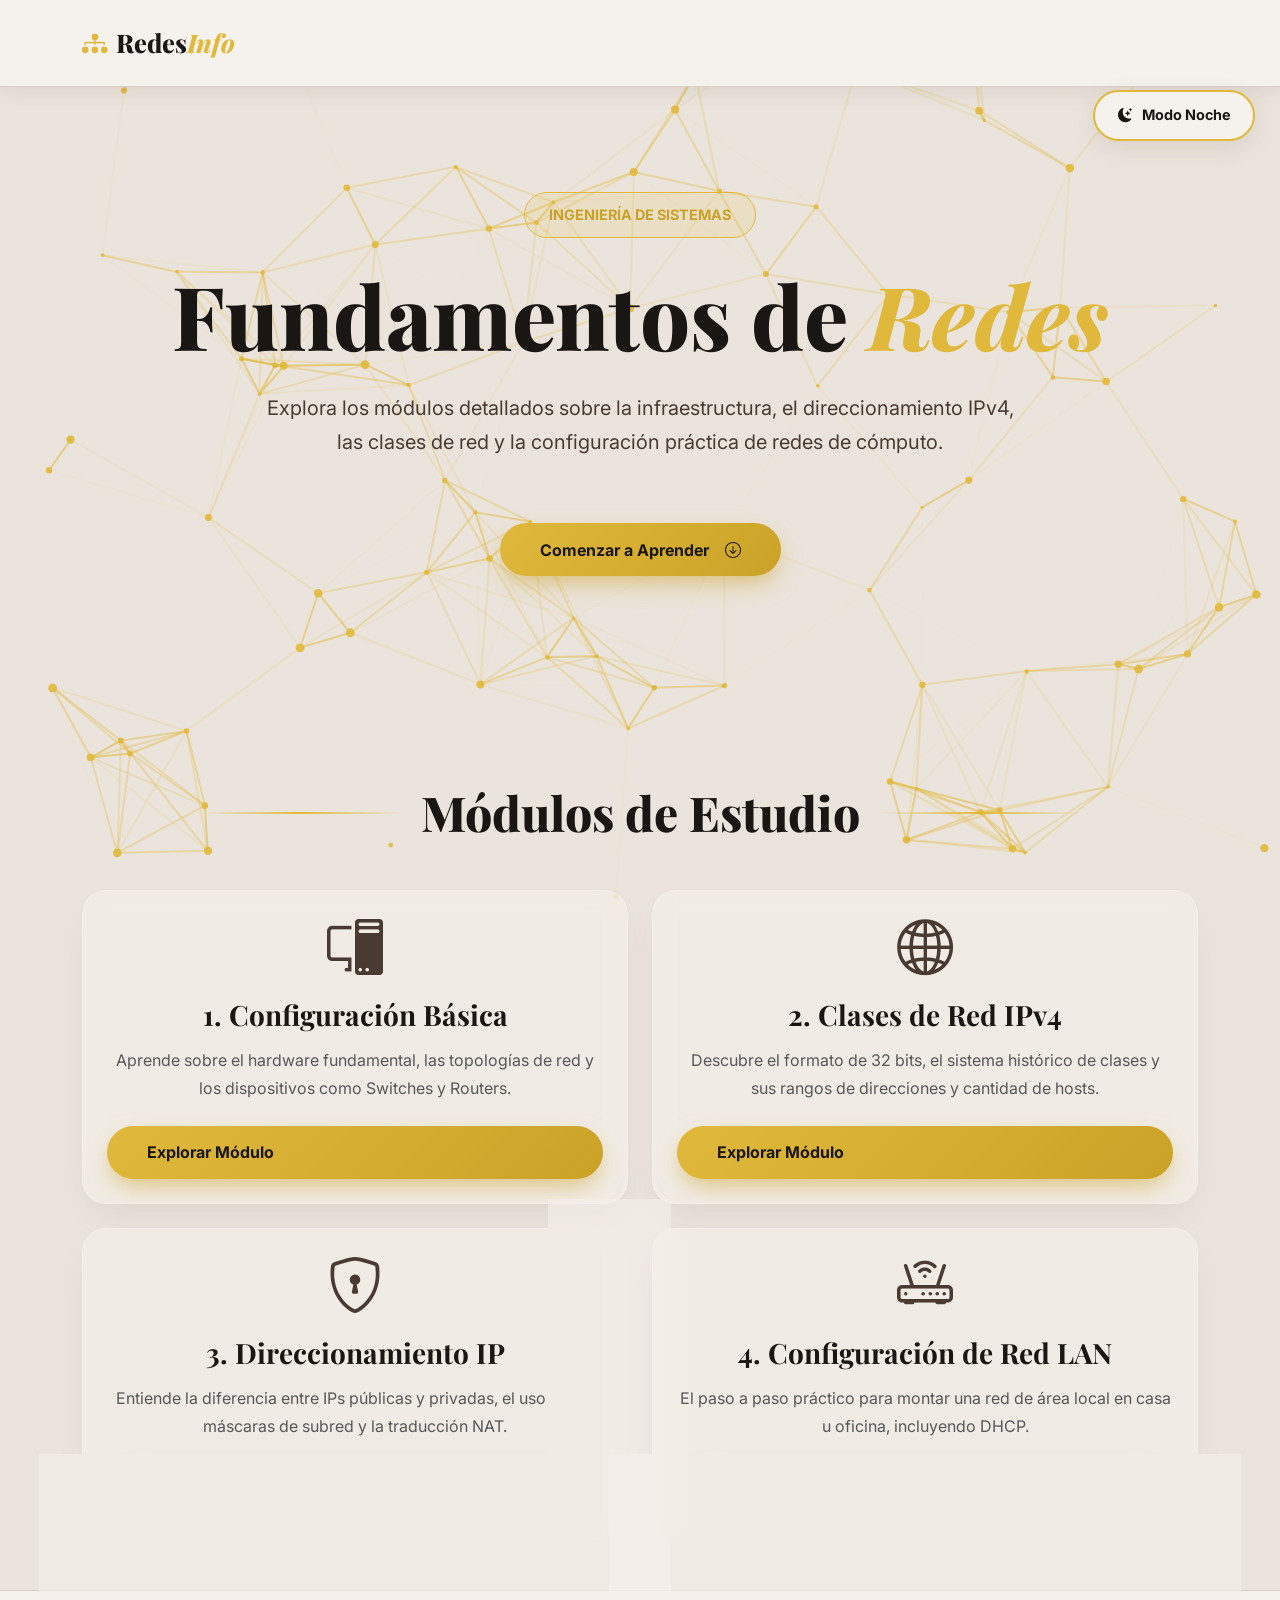
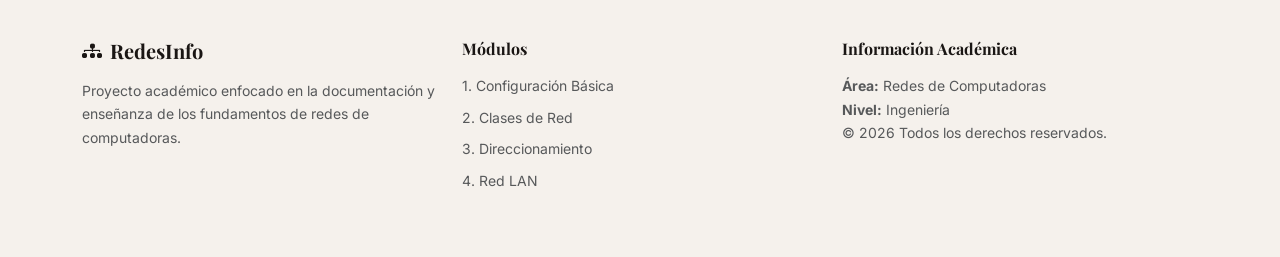
<file: index.html>
<!DOCTYPE html>
<html lang="es">
<head>
  <meta charset="UTF-8">
  <meta name="viewport" content="width=device-width, initial-scale=1.0">
  <title>Redes Informáticas | Inicio</title>
  <link href="https://cdn.jsdelivr.net/npm/bootstrap@5.3.2/dist/css/bootstrap.min.css" rel="stylesheet">
  <link rel="stylesheet" href="https://cdn.jsdelivr.net/npm/bootstrap-icons@1.11.1/font/bootstrap-icons.css">
  <link href="https://fonts.googleapis.com/css2?family=Playfair+Display:wght@600;700;800&family=Inter:wght@300;400;500;600;700&display=swap" rel="stylesheet">
  <link rel="stylesheet" href="css/styles.css">
</head>
<body class="modo-dia">
  <canvas id="bgCanvas"></canvas>
  <button id="toggleMode" class="btn-mode"><i class="bi bi-moon-stars-fill" id="modeIcon"></i><span id="modeText">Modo Noche</span></button>

  <nav class="navbar navbar-expand-lg navbar-custom fixed-top">
    <div class="container">
      <a class="navbar-brand" href="index.html"><i class="bi bi-diagram-3-fill me-2"></i>Redes<span class="brand-accent">Info</span></a>
    </div>
  </nav>

  <header class="hero">
    <div class="container">
      <span class="badge-hero mb-4 d-inline-block">Ingeniería de Sistemas</span>
      <h1 class="hero-title mb-4">Fundamentos de <span class="accent-word">Redes</span></h1>
      <p class="hero-subtitle">Explora los módulos detallados sobre la infraestructura, el direccionamiento IPv4, las clases de red y la configuración práctica de redes de cómputo.</p>
      <a href="#temas" class="btn btn-gold mt-4">Comenzar a Aprender <i class="bi bi-arrow-down-circle ms-2"></i></a>
    </div>
  </header>

  <main class="container mb-5">
    <section id="temas" class="pt-5">
      <div class="section-title"><span class="section-line"></span><h2>Módulos de Estudio</h2><span class="section-line"></span></div>
      
      <div class="row g-4">
        <div class="col-md-6">
          <div class="glass-card p-4 h-100 d-flex flex-column">
            <div class="text-center mb-3"><i class="bi bi-pc-display display-4 text-gold"></i></div>
            <h3 class="text-center mb-3">1. Configuración Básica</h3>
            <p class="text-center text-muted mb-4">Aprende sobre el hardware fundamental, las topologías de red y los dispositivos como Switches y Routers.</p>
            <a href="tema-1-configuracion.html" class="btn btn-gold mt-auto w-100">Explorar Módulo</a>
          </div>
        </div>
        <div class="col-md-6">
          <div class="glass-card p-4 h-100 d-flex flex-column">
            <div class="text-center mb-3"><i class="bi bi-globe2 display-4 text-gold"></i></div>
            <h3 class="text-center mb-3">2. Clases de Red IPv4</h3>
            <p class="text-center text-muted mb-4">Descubre el formato de 32 bits, el sistema histórico de clases y sus rangos de direcciones y cantidad de hosts.</p>
            <a href="tema-2-clases-ipv4.html" class="btn btn-gold mt-auto w-100">Explorar Módulo</a>
          </div>
        </div>
        <div class="col-md-6">
          <div class="glass-card p-4 h-100 d-flex flex-column">
            <div class="text-center mb-3"><i class="bi bi-shield-lock display-4 text-gold"></i></div>
            <h3 class="text-center mb-3">3. Direccionamiento IP</h3>
            <p class="text-center text-muted mb-4">Entiende la diferencia entre IPs públicas y privadas, el uso de las máscaras de subred y la traducción NAT.</p>
            <a href="tema-3-direccionamiento.html" class="btn btn-gold mt-auto w-100">Explorar Módulo</a>
          </div>
        </div>
        <div class="col-md-6">
          <div class="glass-card p-4 h-100 d-flex flex-column">
            <div class="text-center mb-3"><i class="bi bi-router display-4 text-gold"></i></div>
            <h3 class="text-center mb-3">4. Configuración de Red LAN</h3>
            <p class="text-center text-muted mb-4">El paso a paso práctico para montar una red de área local en casa u oficina, incluyendo DHCP.</p>
            <a href="tema-4-red-lan.html" class="btn btn-gold mt-auto w-100">Explorar Módulo</a>
          </div>
        </div>
      </div>
    </section>
  </main>

  <footer class="footer-custom text-center py-5 mt-5">
    <div class="container">
      <div class="row">
        <div class="col-md-4 mb-4 mb-md-0 text-start">
          <h5 class="text-gold-dark mb-3"><i class="bi bi-diagram-3-fill me-2"></i>RedesInfo</h5>
          <p class="small text-muted mb-0">Proyecto académico enfocado en la documentación y enseñanza de los fundamentos de redes de computadoras.</p>
        </div>
        <div class="col-md-4 mb-4 mb-md-0 text-start">
          <h6 class="text-gold-dark mb-3">Módulos</h6>
          <ul class="list-unstyled small">
            <li class="mb-2"><a href="tema-1-configuracion.html" class="text-muted text-decoration-none">1. Configuración Básica</a></li>
            <li class="mb-2"><a href="tema-2-clases-ipv4.html" class="text-muted text-decoration-none">2. Clases de Red</a></li>
            <li class="mb-2"><a href="tema-3-direccionamiento.html" class="text-muted text-decoration-none">3. Direccionamiento</a></li>
            <li class="mb-2"><a href="tema-4-red-lan.html" class="text-muted text-decoration-none">4. Red LAN</a></li>
          </ul>
        </div>
        <div class="col-md-4 text-start">
          <h6 class="text-gold-dark mb-3">Información Académica</h6>
          <p class="small text-muted mb-0"><strong>Área:</strong> Redes de Computadoras<br><strong>Nivel:</strong> Ingeniería<br>&copy; <span id="year"></span> Todos los derechos reservados.</p>
        </div>
      </div>
    </div>
  </footer>

  <script src="https://cdn.jsdelivr.net/npm/bootstrap@5.3.2/dist/js/bootstrap.bundle.min.js"></script>
  <script src="js/fondo.js"></script>
  <script src="js/script.js"></script>
</body>
</html>
</file>
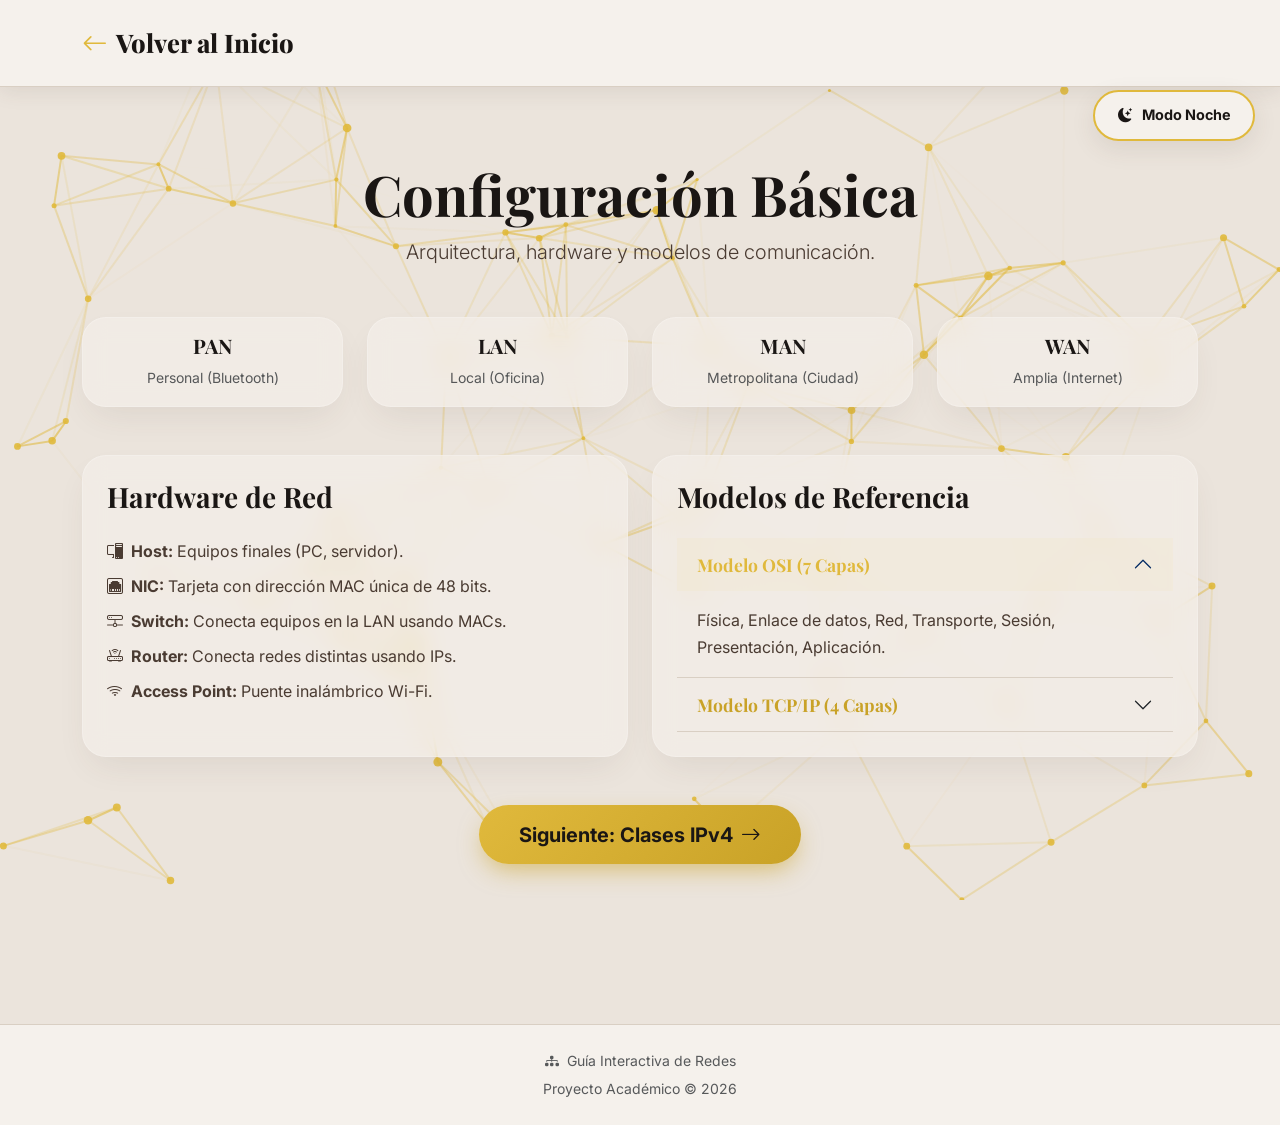
<file: tema-1-configuracion.html>
<!DOCTYPE html>
<html lang="es">
<head>
  <meta charset="UTF-8">
  <meta name="viewport" content="width=device-width, initial-scale=1.0">
  <title>Configuración Básica | Redes</title>
  <link href="https://cdn.jsdelivr.net/npm/bootstrap@5.3.2/dist/css/bootstrap.min.css" rel="stylesheet">
  <link rel="stylesheet" href="https://cdn.jsdelivr.net/npm/bootstrap-icons@1.11.1/font/bootstrap-icons.css">
  <link href="https://fonts.googleapis.com/css2?family=Playfair+Display:wght@600;700;800&family=Inter:wght@300;400;500;600;700&display=swap" rel="stylesheet">
  <link rel="stylesheet" href="css/styles.css">
</head>
<body class="modo-dia">
  <canvas id="bgCanvas"></canvas>
  <button id="toggleMode" class="btn-mode" style="z-index: 99999;"><i class="bi bi-moon-stars-fill" id="modeIcon"></i><span id="modeText">Modo Noche</span></button>
  
  <nav class="navbar navbar-expand-lg navbar-custom fixed-top">
    <div class="container"><a class="navbar-brand" href="index.html"><i class="bi bi-arrow-left me-2"></i>Volver al Inicio</a></div>
  </nav>

  <main class="container" style="padding-top: 10rem; padding-bottom: 5rem;">
    <div class="text-center mb-5">
      <h1 class="display-4 fw-bold">Configuración Básica</h1>
      <p class="lead">Arquitectura, hardware y modelos de comunicación.</p>
    </div>

    <!-- TIPOS DE RED -->
    <div class="row g-4 mb-5">
      <div class="col-md-3"><div class="glass-card p-3 text-center"><h5 class="text-gold-dark">PAN</h5><p class="small text-muted mb-0">Personal (Bluetooth)</p></div></div>
      <div class="col-md-3"><div class="glass-card p-3 text-center"><h5 class="text-gold-dark">LAN</h5><p class="small text-muted mb-0">Local (Oficina)</p></div></div>
      <div class="col-md-3"><div class="glass-card p-3 text-center"><h5 class="text-gold-dark">MAN</h5><p class="small text-muted mb-0">Metropolitana (Ciudad)</p></div></div>
      <div class="col-md-3"><div class="glass-card p-3 text-center"><h5 class="text-gold-dark">WAN</h5><p class="small text-muted mb-0">Amplia (Internet)</p></div></div>
    </div>

    <!-- MODELOS Y COMPONENTES -->
    <div class="row g-4 mb-5">
      <div class="col-lg-6">
        <div class="glass-card p-4 h-100">
          <h3 class="mb-4 text-gold-dark">Hardware de Red</h3>
          <ul class="list-unstyled">
            <li class="mb-2"><i class="bi bi-pc-display text-gold me-2"></i><strong>Host:</strong> Equipos finales (PC, servidor).</li>
            <li class="mb-2"><i class="bi bi-ethernet text-gold me-2"></i><strong>NIC:</strong> Tarjeta con dirección MAC única de 48 bits.</li>
            <li class="mb-2"><i class="bi bi-hdd-network text-gold me-2"></i><strong>Switch:</strong> Conecta equipos en la LAN usando MACs.</li>
            <li class="mb-2"><i class="bi bi-router text-gold me-2"></i><strong>Router:</strong> Conecta redes distintas usando IPs.</li>
            <li><i class="bi bi-wifi text-gold me-2"></i><strong>Access Point:</strong> Puente inalámbrico Wi-Fi.</li>
          </ul>
        </div>
      </div>
      <div class="col-lg-6">
        <div class="glass-card p-4 h-100">
          <h3 class="mb-4 text-gold-dark">Modelos de Referencia</h3>
          
          <!-- ACORDEÓN CORREGIDO -->
          <div class="accordion accordion-flush acordeon-custom" id="accordionModelos">
            <div class="accordion-item">
              <h2 class="accordion-header">
                <button class="accordion-button" type="button" data-bs-toggle="collapse" data-bs-target="#collapseOSI">
                  Modelo OSI (7 Capas)
                </button>
              </h2>
              <div id="collapseOSI" class="accordion-collapse collapse show" data-bs-parent="#accordionModelos">
                <div class="accordion-body">
                  Física, Enlace de datos, Red, Transporte, Sesión, Presentación, Aplicación.
                </div>
              </div>
            </div>
            <div class="accordion-item">
              <h2 class="accordion-header">
                <button class="accordion-button collapsed" type="button" data-bs-toggle="collapse" data-bs-target="#collapseTCP">
                  Modelo TCP/IP (4 Capas)
                </button>
              </h2>
              <div id="collapseTCP" class="accordion-collapse collapse" data-bs-parent="#accordionModelos">
                <div class="accordion-body">
                  Acceso a red, Internet, Transporte, Aplicación. (El modelo práctico actual).
                </div>
              </div>
            </div>
          </div>

        </div>
      </div>
    </div>

    <div class="text-center mt-5"><a href="tema-2-clases-ipv4.html" class="btn btn-gold btn-lg">Siguiente: Clases IPv4 <i class="bi bi-arrow-right"></i></a></div>
  </main>

  <footer class="footer-custom text-center py-4">
    <div class="container">
      <p class="mb-1 text-muted small"><i class="bi bi-diagram-3-fill me-2 text-gold-dark"></i>Guía Interactiva de Redes</p>
      <p class="mb-0 text-muted small">Proyecto Académico &copy; <span id="year"></span></p>
    </div>
  </footer>
  <script src="https://cdn.jsdelivr.net/npm/bootstrap@5.3.2/dist/js/bootstrap.bundle.min.js"></script>
  <script src="js/fondo.js"></script><script src="js/script.js"></script>
</body>
</html>
</file>
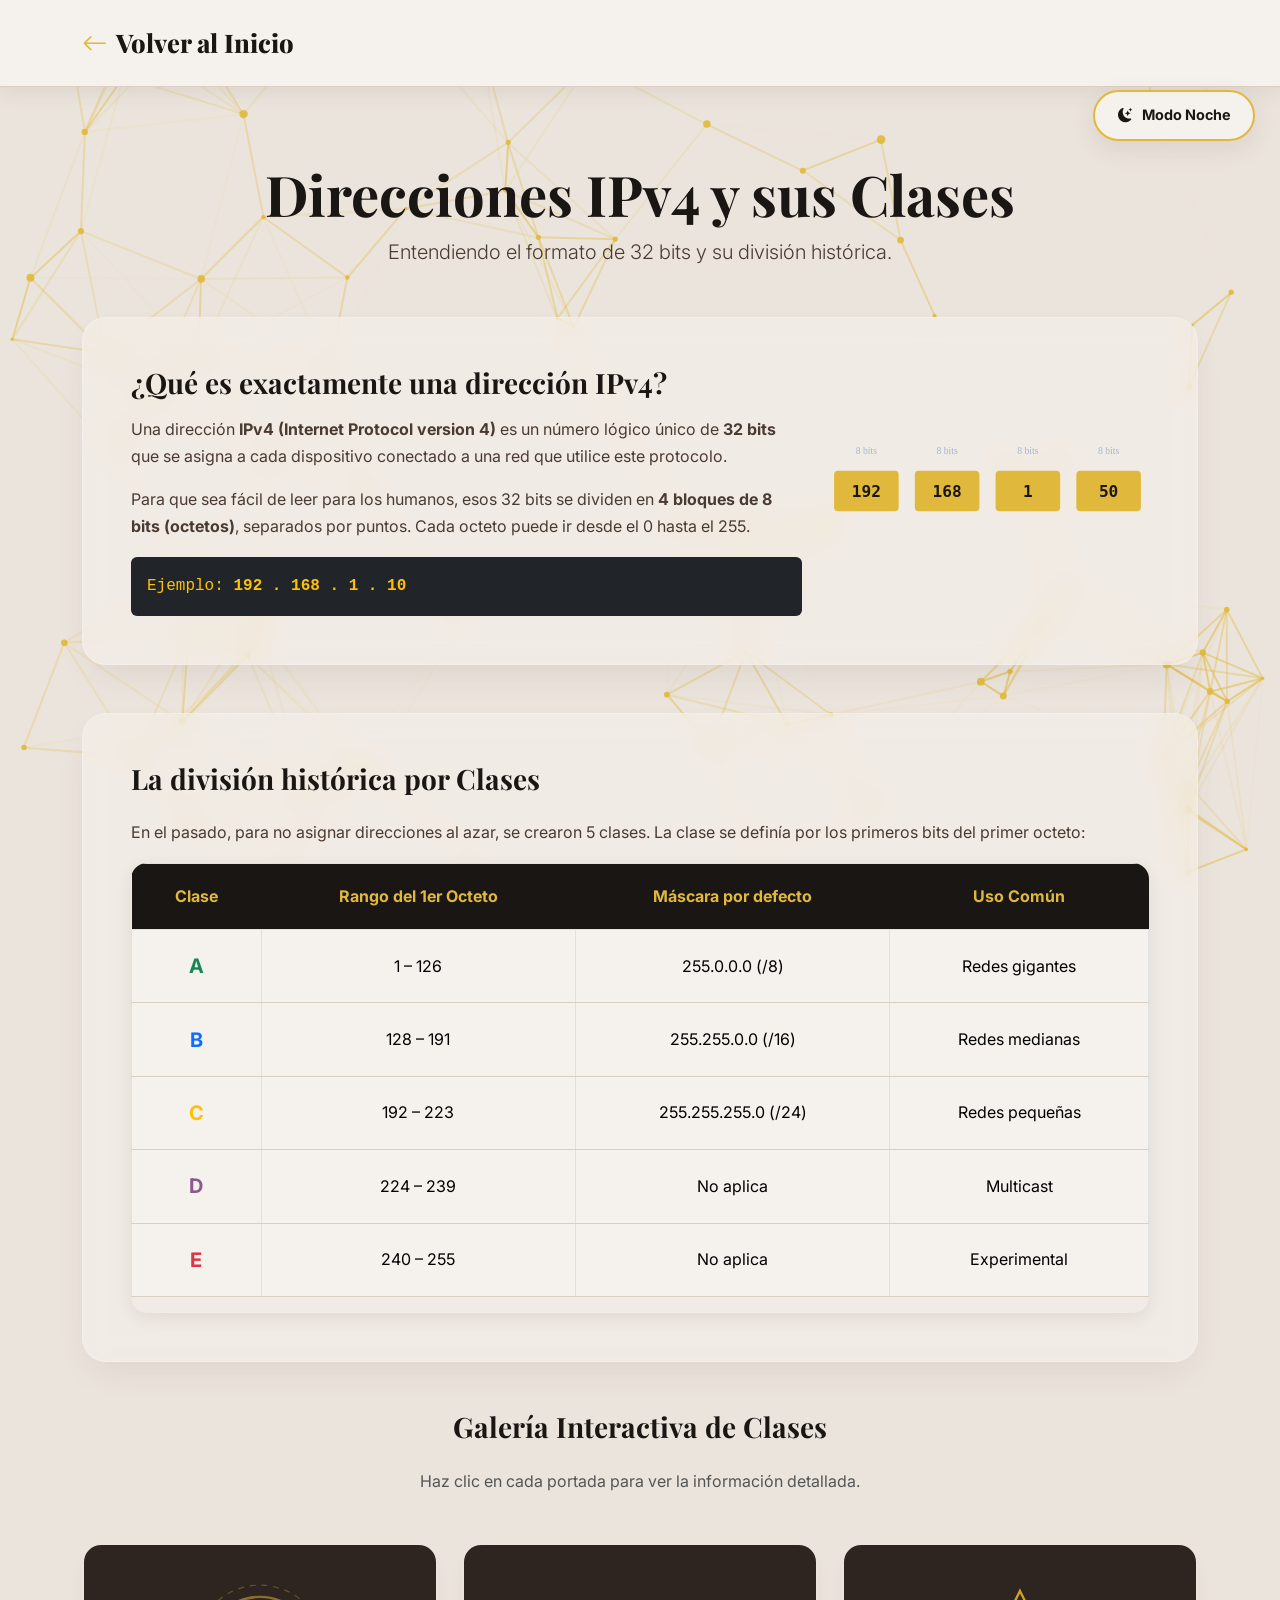
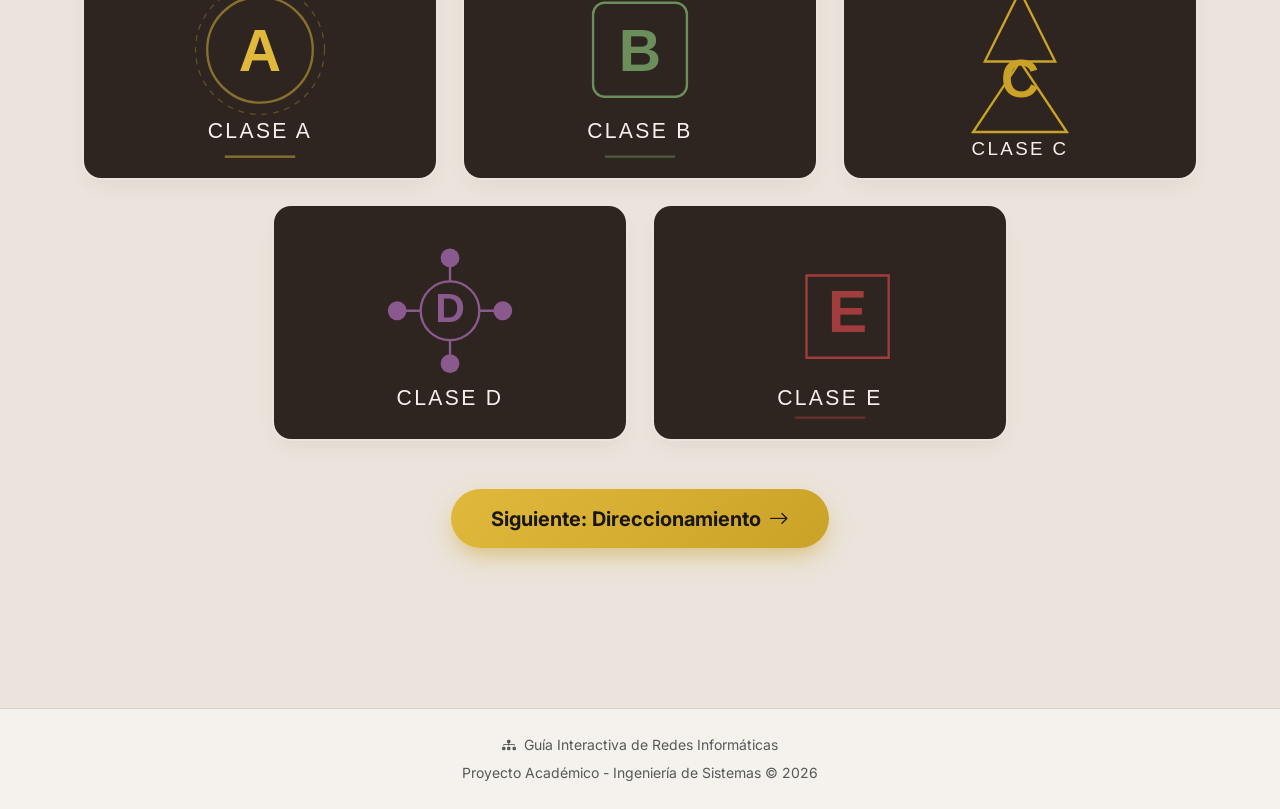
<file: tema-2-clases-ipv4.html>
<!DOCTYPE html>
<html lang="es">
<head>
  <meta charset="UTF-8">
  <meta name="viewport" content="width=device-width, initial-scale=1.0">
  <title>Clases de Red IPv4 | Redes</title>
  <link href="https://cdn.jsdelivr.net/npm/bootstrap@5.3.2/dist/css/bootstrap.min.css" rel="stylesheet">
  <link rel="stylesheet" href="https://cdn.jsdelivr.net/npm/bootstrap-icons@1.11.1/font/bootstrap-icons.css">
  <link href="https://fonts.googleapis.com/css2?family=Playfair+Display:wght@600;700;800&family=Inter:wght@300;400;500;600;700&display=swap" rel="stylesheet">
  <link rel="stylesheet" href="css/styles.css">
</head>
<body class="modo-dia">
  <canvas id="bgCanvas"></canvas>
  <button id="toggleMode" class="btn-mode" style="z-index: 99999;"><i class="bi bi-moon-stars-fill" id="modeIcon"></i><span id="modeText">Modo Noche</span></button>
  
  <nav class="navbar navbar-expand-lg navbar-custom fixed-top">
    <div class="container"><a class="navbar-brand" href="index.html"><i class="bi bi-arrow-left me-2"></i>Volver al Inicio</a></div>
  </nav>

  <main class="container" style="padding-top: 10rem; padding-bottom: 5rem;">
    <div class="text-center mb-5">
      <h1 class="display-4 fw-bold">Direcciones IPv4 y sus Clases</h1>
      <p class="lead">Entendiendo el formato de 32 bits y su división histórica.</p>
    </div>

    <!-- ¿QUÉ ES UNA IPV4? -->
    <div class="glass-card p-4 p-md-5 mb-5">
      <div class="row align-items-center">
        <div class="col-md-8">
          <h3 class="mb-3 text-gold-dark">¿Qué es exactamente una dirección IPv4?</h3>
          <p>Una dirección <strong>IPv4 (Internet Protocol version 4)</strong> es un número lógico único de <strong>32 bits</strong> que se asigna a cada dispositivo conectado a una red que utilice este protocolo.</p>
          <p>Para que sea fácil de leer para los humanos, esos 32 bits se dividen en <strong>4 bloques de 8 bits (octetos)</strong>, separados por puntos. Cada octeto puede ir desde el 0 hasta el 255.</p>
          <p class="mb-0 font-monospace bg-dark text-warning p-3 rounded">Ejemplo: <strong>192 . 168 . 1 . 10</strong></p>
        </div>
        <div class="col-md-4 text-center mt-4 mt-md-0">
          <img src="data:image/svg+xml;utf8,<svg xmlns='http://www.w3.org/2000/svg' viewBox='0 0 400 150' width='100%' height='100%'>
            <rect x='10' y='50' width='80' height='50' fill='%23e0b93c' rx='5'/>
            <text x='50' y='82' text-anchor='middle' fill='%231a1614' font-family='monospace' font-size='20' font-weight='bold'>192</text>
            <rect x='110' y='50' width='80' height='50' fill='%23e0b93c' rx='5'/>
            <text x='150' y='82' text-anchor='middle' fill='%231a1614' font-family='monospace' font-size='20' font-weight='bold'>168</text>
            <rect x='210' y='50' width='80' height='50' fill='%23e0b93c' rx='5'/>
            <text x='250' y='82' text-anchor='middle' fill='%231a1614' font-family='monospace' font-size='20' font-weight='bold'>1</text>
            <rect x='310' y='50' width='80' height='50' fill='%23e0b93c' rx='5'/>
            <text x='350' y='82' text-anchor='middle' fill='%231a1614' font-family='monospace' font-size='20' font-weight='bold'>50</text>
            <text x='50' y='30' text-anchor='middle' fill='%23a4b5d1' font-size='12'>8 bits</text>
            <text x='150' y='30' text-anchor='middle' fill='%23a4b5d1' font-size='12'>8 bits</text>
            <text x='250' y='30' text-anchor='middle' fill='%23a4b5d1' font-size='12'>8 bits</text>
            <text x='350' y='30' text-anchor='middle' fill='%23a4b5d1' font-size='12'>8 bits</text>
          </svg>" alt="Explicación IPv4" class="img-fluid">
        </div>
      </div>
    </div>

    <!-- TABLA DE CLASES -->
    <div class="glass-card p-4 p-md-5 mb-5">
      <h3 class="mb-4 text-gold-dark">La división histórica por Clases</h3>
      <p>En el pasado, para no asignar direcciones al azar, se crearon 5 clases. La clase se definía por los primeros bits del primer octeto:</p>
      <div class="table-responsive mt-3">
        <table class="table table-custom table-bordered align-middle text-center">
          <thead>
            <tr><th>Clase</th><th>Rango del 1er Octeto</th><th>Máscara por defecto</th><th>Uso Común</th></tr>
          </thead>
          <tbody>
            <tr><td class="fw-bold text-success fs-5">A</td><td>1 – 126</td><td>255.0.0.0 (/8)</td><td>Redes gigantes</td></tr>
            <tr><td class="fw-bold text-primary fs-5">B</td><td>128 – 191</td><td>255.255.0.0 (/16)</td><td>Redes medianas</td></tr>
            <tr><td class="fw-bold text-warning fs-5">C</td><td>192 – 223</td><td>255.255.255.0 (/24)</td><td>Redes pequeñas</td></tr>
            <tr><td class="fw-bold fs-5" style="color:#8a5a8f;">D</td><td>224 – 239</td><td>No aplica</td><td>Multicast</td></tr>
            <tr><td class="fw-bold text-danger fs-5">E</td><td>240 – 255</td><td>No aplica</td><td>Experimental</td></tr>
          </tbody>
        </table>
      </div>
    </div>

    <!-- GALERÍA DE IMÁGENES: LAS 5 CLASES -->
    <h3 class="text-center mb-4 text-gold-dark">Galería Interactiva de Clases</h3>
    <p class="text-center mb-5 text-muted">Haz clic en cada portada para ver la información detallada.</p>
    
    <div class="row g-4 mb-5 justify-content-center">
      
      <!-- Portada Clase A -->
      <div class="col-md-6 col-lg-4">
        <div class="portada-clase" data-bs-toggle="modal" data-bs-target="#modalClaseA">
          <img src="data:image/svg+xml;utf8,<svg xmlns='http://www.w3.org/2000/svg' viewBox='0 0 300 200' width='100%' height='100%'>
            <rect width='300' height='200' fill='%232e2521'/>
            <circle cx='150' cy='90' r='45' fill='none' stroke='%23e0b93c' stroke-width='2' opacity='0.5'/>
            <circle cx='150' cy='90' r='55' fill='none' stroke='%23e0b93c' stroke-width='1' stroke-dasharray='5 5' opacity='0.3'/>
            <text x='150' y='108' text-anchor='middle' fill='%23e0b93c' font-family='sans-serif' font-size='50' font-weight='bold'>A</text>
            <text x='150' y='165' text-anchor='middle' fill='%23f5f1ec' font-family='sans-serif' font-size='18' letter-spacing='2'>CLASE A</text>
            <rect x='120' y='180' width='60' height='2' fill='%23e0b93c' opacity='0.5'/>
          </svg>" alt="Portada Clase A">
          <div class="portada-overlay">
            <span class="btn btn-gold btn-sm">Ver Información <i class="bi bi-plus-circle ms-1"></i></span>
          </div>
        </div>
      </div>

      <!-- Portada Clase B -->
      <div class="col-md-6 col-lg-4">
        <div class="portada-clase" data-bs-toggle="modal" data-bs-target="#modalClaseB">
          <img src="data:image/svg+xml;utf8,<svg xmlns='http://www.w3.org/2000/svg' viewBox='0 0 300 200' width='100%' height='100%'>
            <rect width='300' height='200' fill='%232e2521'/>
            <rect x='110' y='50' width='80' height='80' rx='10' fill='none' stroke='%236b8e5a' stroke-width='2'/>
            <text x='150' y='108' text-anchor='middle' fill='%236b8e5a' font-family='sans-serif' font-size='50' font-weight='bold'>B</text>
            <text x='150' y='165' text-anchor='middle' fill='%23f5f1ec' font-family='sans-serif' font-size='18' letter-spacing='2'>CLASE B</text>
            <rect x='120' y='180' width='60' height='2' fill='%236b8e5a' opacity='0.5'/>
          </svg>" alt="Portada Clase B">
          <div class="portada-overlay">
            <span class="btn btn-gold btn-sm">Ver Información <i class="bi bi-plus-circle ms-1"></i></span>
          </div>
        </div>
      </div>

      <!-- Portada Clase C -->
      <div class="col-md-6 col-lg-4">
        <div class="portada-clase" data-bs-toggle="modal" data-bs-target="#modalClaseC">
          <img src="data:image/svg+xml;utf8,<svg xmlns='http://www.w3.org/2000/svg' viewBox='0 0 300 200' width='100%' height='100%'>
            <rect width='300' height='200' fill='%232e2521'/>
            <polygon points='150,40 180,100 120,100' fill='none' stroke='%23c9a227' stroke-width='2'/>
            <polygon points='150,100 190,160 110,160' fill='none' stroke='%23c9a227' stroke-width='2'/>
            <text x='150' y='130' text-anchor='middle' fill='%23c9a227' font-family='sans-serif' font-size='45' font-weight='bold'>C</text>
            <text x='150' y='180' text-anchor='middle' fill='%23f5f1ec' font-family='sans-serif' font-size='16' letter-spacing='2'>CLASE C</text>
          </svg>" alt="Portada Clase C">
          <div class="portada-overlay">
            <span class="btn btn-gold btn-sm">Ver Información <i class="bi bi-plus-circle ms-1"></i></span>
          </div>
        </div>
      </div>

      <!-- Portada Clase D -->
      <div class="col-md-6 col-lg-4">
        <div class="portada-clase" data-bs-toggle="modal" data-bs-target="#modalClaseD">
          <img src="data:image/svg+xml;utf8,<svg xmlns='http://www.w3.org/2000/svg' viewBox='0 0 300 200' width='100%' height='100%'>
            <rect width='300' height='200' fill='%232e2521'/>
            <circle cx='150' cy='90' r='25' fill='none' stroke='%238a5a8f' stroke-width='2'/>
            <circle cx='150' cy='45' r='8' fill='%238a5a8f'/>
            <circle cx='195' cy='90' r='8' fill='%238a5a8f'/>
            <circle cx='150' cy='135' r='8' fill='%238a5a8f'/>
            <circle cx='105' cy='90' r='8' fill='%238a5a8f'/>
            <line x1='150' y1='45' x2='150' y2='65' stroke='%238a5a8f' stroke-width='2'/>
            <line x1='195' y1='90' x2='175' y2='90' stroke='%238a5a8f' stroke-width='2'/>
            <line x1='150' y1='135' x2='150' y2='115' stroke='%238a5a8f' stroke-width='2'/>
            <line x1='105' y1='90' x2='125' y2='90' stroke='%238a5a8f' stroke-width='2'/>
            <text x='150' y='100' text-anchor='middle' fill='%238a5a8f' font-family='sans-serif' font-size='35' font-weight='bold'>D</text>
            <text x='150' y='170' text-anchor='middle' fill='%23f5f1ec' font-family='sans-serif' font-size='18' letter-spacing='2'>CLASE D</text>
          </svg>" alt="Portada Clase D">
          <div class="portada-overlay">
            <span class="btn btn-gold btn-sm">Ver Información <i class="bi bi-plus-circle ms-1"></i></span>
          </div>
        </div>
      </div>

      <!-- Portada Clase E -->
      <div class="col-md-6 col-lg-4">
        <div class="portada-clase" data-bs-toggle="modal" data-bs-target="#modalClaseE">
          <img src="data:image/svg+xml;utf8,<svg xmlns='http://www.w3.org/2000/svg' viewBox='0 0 300 200' width='100%' height='100%'>
            <rect width='300' height='200' fill='%232e2521'/>
            <path d='M130,60 L200,60 L200,130 L130,130 Z' fill='none' stroke='%23a13d3d' stroke-width='2'/>
            <text x='165' y='108' text-anchor='middle' fill='%23a13d3d' font-family='sans-serif' font-size='50' font-weight='bold'>E</text>
            <text x='150' y='170' text-anchor='middle' fill='%23f5f1ec' font-family='sans-serif' font-size='18' letter-spacing='2'>CLASE E</text>
            <rect x='120' y='180' width='60' height='2' fill='%23a13d3d' opacity='0.5'/>
          </svg>" alt="Portada Clase E">
          <div class="portada-overlay">
            <span class="btn btn-gold btn-sm">Ver Información <i class="bi bi-plus-circle ms-1"></i></span>
          </div>
        </div>
      </div>

    </div>

    <div class="text-center mt-5"><a href="tema-3-direccionamiento.html" class="btn btn-gold btn-lg">Siguiente: Direccionamiento <i class="bi bi-arrow-right"></i></a></div>
  </main>

  <!-- =========================================================
       MODALES (VENTANAS EMERGENTES CON LA INFORMACIÓN)
       ========================================================= -->

  <!-- Modal Clase A -->
  <div class="modal fade" id="modalClaseA" tabindex="-1" aria-hidden="true">
    <div class="modal-dialog modal-dialog-centered modal-lg">
      <div class="modal-content glass-card border-0">
        <div class="modal-header border-0 bg-transparent">
          <h5 class="modal-title text-gold-dark fw-bold fs-3">Clase A (1 – 126)</h5>
          <button type="button" class="btn-close" data-bs-dismiss="modal" aria-label="Close"></button>
        </div>
        <div class="modal-body">
          <p>Diseñada para redes gigantes. Utiliza el primer bit en <code>0</code>.</p>
          <ul>
            <li><strong>Máscara por defecto:</strong> 255.0.0.0 (/8)</li>
            <li><strong>Hosts por red:</strong> Hasta 16,777,214 equipos.</li>
            <li><strong>Rango Privado:</strong> <code>10.0.0.0</code> a <code>10.255.255.255</code></li>
          </ul>
        </div>
      </div>
    </div>
  </div>

  <!-- Modal Clase B -->
  <div class="modal fade" id="modalClaseB" tabindex="-1" aria-hidden="true">
    <div class="modal-dialog modal-dialog-centered modal-lg">
      <div class="modal-content glass-card border-0">
        <div class="modal-header border-0 bg-transparent">
          <h5 class="modal-title text-gold-dark fw-bold fs-3">Clase B (128 – 191)</h5>
          <button type="button" class="btn-close" data-bs-dismiss="modal" aria-label="Close"></button>
        </div>
        <div class="modal-body">
          <p>Pensada para redes medianas. Utiliza los primeros bits <code>10</code>.</p>
          <ul>
            <li><strong>Máscara por defecto:</strong> 255.255.0.0 (/16)</li>
            <li><strong>Hosts por red:</strong> Hasta 65,534 equipos.</li>
            <li><strong>Rango Privado:</strong> <code>172.16.0.0</code> a <code>172.31.255.255</code></li>
          </ul>
        </div>
      </div>
    </div>
  </div>

  <!-- Modal Clase C -->
  <div class="modal fade" id="modalClaseC" tabindex="-1" aria-hidden="true">
    <div class="modal-dialog modal-dialog-centered modal-lg">
      <div class="modal-content glass-card border-0">
        <div class="modal-header border-0 bg-transparent">
          <h5 class="modal-title text-gold-dark fw-bold fs-3">Clase C (192 – 223)</h5>
          <button type="button" class="btn-close" data-bs-dismiss="modal" aria-label="Close"></button>
        </div>
        <div class="modal-body">
          <p>La más común en hogares y oficinas. Utiliza los bits <code>110</code>.</p>
          <ul>
            <li><strong>Máscara por defecto:</strong> 255.255.255.0 (/24)</li>
            <li><strong>Hosts por red:</strong> 254 equipos (255 menos red y broadcast).</li>
            <li><strong>Rango Privado:</strong> <code>192.168.0.0</code> a <code>192.168.255.255</code></li>
          </ul>
        </div>
      </div>
    </div>
  </div>

  <!-- Modal Clase D -->
  <div class="modal fade" id="modalClaseD" tabindex="-1" aria-hidden="true">
    <div class="modal-dialog modal-dialog-centered modal-lg">
      <div class="modal-content glass-card border-0">
        <div class="modal-header border-0 bg-transparent">
          <h5 class="modal-title text-gold-dark fw-bold fs-3">Clase D (224 – 239)</h5>
          <button type="button" class="btn-close" data-bs-dismiss="modal" aria-label="Close"></button>
        </div>
        <div class="modal-body">
          <p>Reservada exclusivamente para <strong>Multicast</strong> (envío a grupos). Utiliza los bits <code>1110</code>.</p>
          <ul>
            <li><strong>Máscara por defecto:</strong> No aplica.</li>
            <li><strong>Uso:</strong> Streaming de video, videoconferencias y distribución de contenido.</li>
          </ul>
        </div>
      </div>
    </div>
  </div>

  <!-- Modal Clase E -->
  <div class="modal fade" id="modalClaseE" tabindex="-1" aria-hidden="true">
    <div class="modal-dialog modal-dialog-centered modal-lg">
      <div class="modal-content glass-card border-0">
        <div class="modal-header border-0 bg-transparent">
          <h5 class="modal-title text-gold-dark fw-bold fs-3">Clase E (240 – 255)</h5>
          <button type="button" class="btn-close" data-bs-dismiss="modal" aria-label="Close"></button>
        </div>
        <div class="modal-body">
          <p>Reservada para uso <strong>experimental e investigación</strong>. Utiliza los bits <code>1111</code>.</p>
          <ul>
            <li><strong>Máscara por defecto:</strong> No aplica.</li>
            <li><strong>Uso:</strong> Pruebas de nuevos protocolos. No se usa en el internet público.</li>
          </ul>
        </div>
      </div>
    </div>
  </div>

  <!-- FOOTER -->
  <footer class="footer-custom text-center py-4">
    <div class="container">
      <p class="mb-1 text-muted small"><i class="bi bi-diagram-3-fill me-2 text-gold-dark"></i>Guía Interactiva de Redes Informáticas</p>
      <p class="mb-0 text-muted small">Proyecto Académico - Ingeniería de Sistemas &copy; <span id="year"></span></p>
    </div>
  </footer>
  
  <!-- SCRIPTS -->
  <script src="https://cdn.jsdelivr.net/npm/bootstrap@5.3.2/dist/js/bootstrap.bundle.min.js"></script>
  <script src="js/fondo.js"></script><script src="js/script.js"></script>
</body>
</html>
</file>
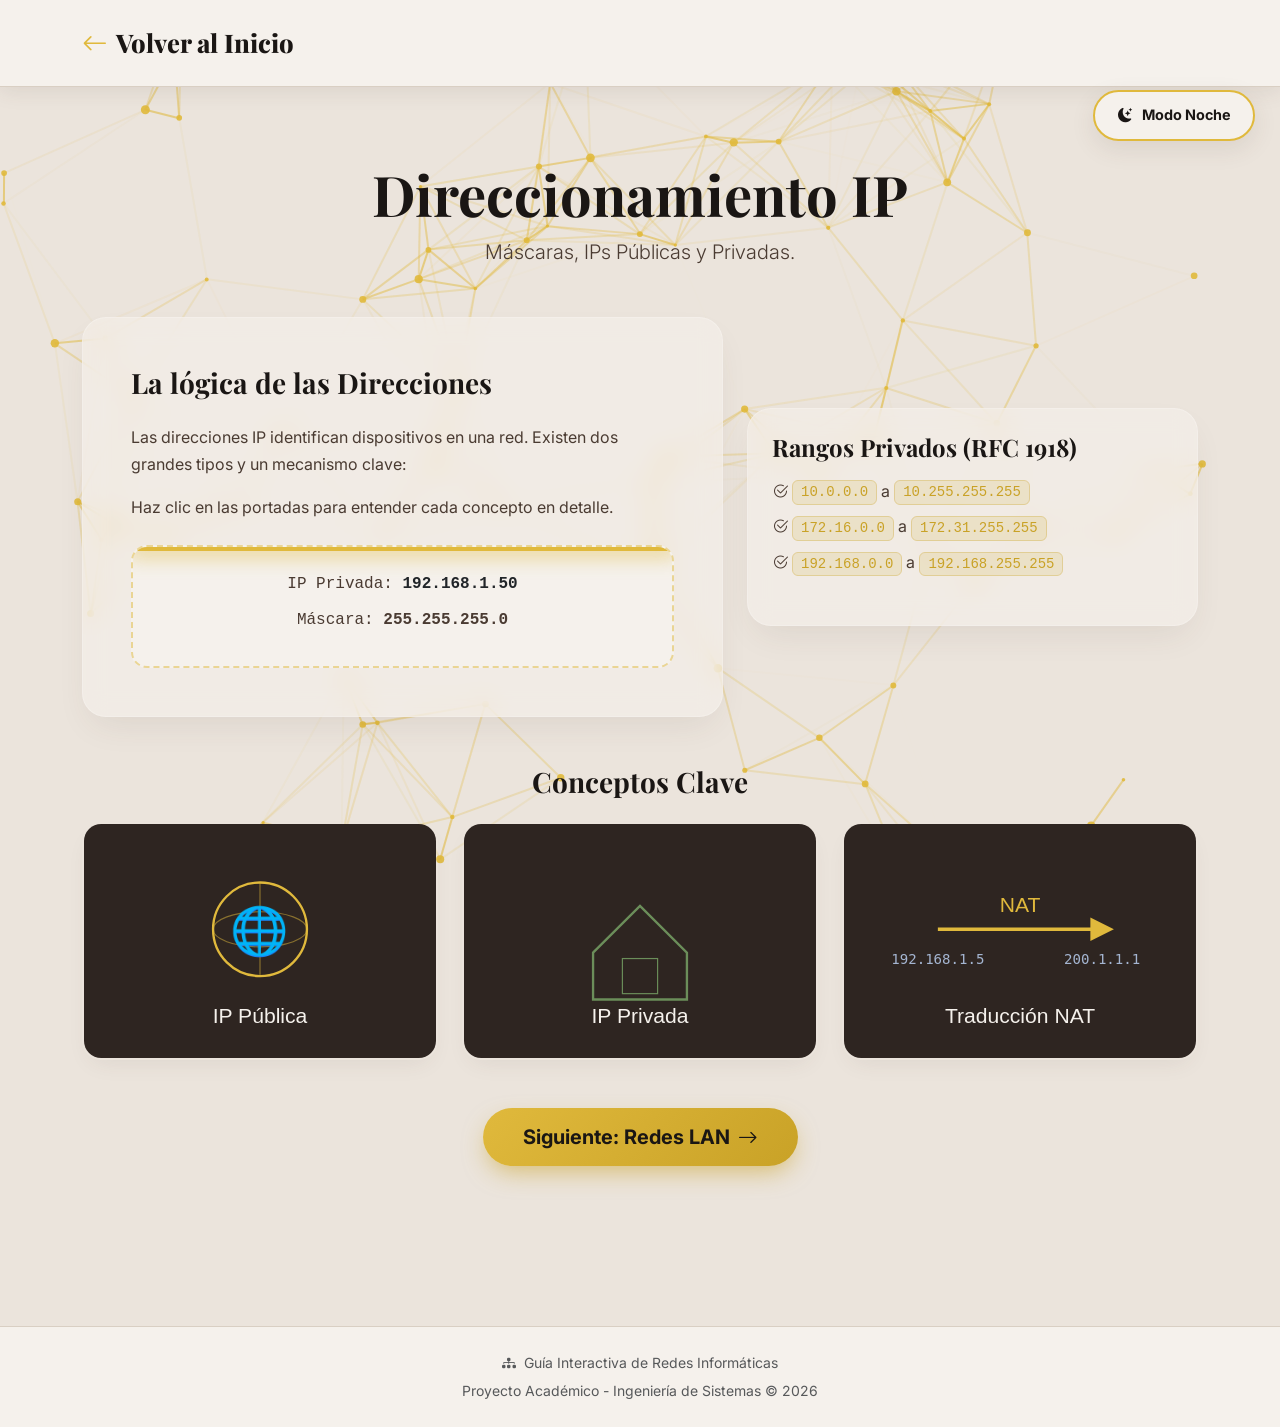
<file: tema-3-direccionamiento.html>
<!DOCTYPE html>
<html lang="es">
<head>
  <meta charset="UTF-8">
  <meta name="viewport" content="width=device-width, initial-scale=1.0">
  <title>Direccionamiento IP | Redes</title>
  <link href="https://cdn.jsdelivr.net/npm/bootstrap@5.3.2/dist/css/bootstrap.min.css" rel="stylesheet">
  <link rel="stylesheet" href="https://cdn.jsdelivr.net/npm/bootstrap-icons@1.11.1/font/bootstrap-icons.css">
  <link href="https://fonts.googleapis.com/css2?family=Playfair+Display:wght@600;700;800&family=Inter:wght@300;400;500;600;700&display=swap" rel="stylesheet">
  <link rel="stylesheet" href="css/styles.css">
</head>
<body class="modo-dia">
  <canvas id="bgCanvas"></canvas>
  <button id="toggleMode" class="btn-mode" style="z-index: 99999;"><i class="bi bi-moon-stars-fill" id="modeIcon"></i><span id="modeText">Modo Noche</span></button>
  
  <nav class="navbar navbar-expand-lg navbar-custom fixed-top">
    <div class="container"><a class="navbar-brand" href="index.html"><i class="bi bi-arrow-left me-2"></i>Volver al Inicio</a></div>
  </nav>

  <main class="container" style="padding-top: 10rem; padding-bottom: 5rem;">
    <div class="text-center mb-5">
      <h1 class="display-4 fw-bold">Direccionamiento IP</h1>
      <p class="lead">Máscaras, IPs Públicas y Privadas.</p>
    </div>

    <div class="row g-4 align-items-center mb-5">
      <div class="col-lg-7">
        <div class="glass-card p-4 p-md-5 h-100">
          <h3 class="mb-4 text-gold-dark">La lógica de las Direcciones</h3>
          <p>Las direcciones IP identifican dispositivos en una red. Existen dos grandes tipos y un mecanismo clave:</p>
          <p>Haz clic en las portadas para entender cada concepto en detalle.</p>
          <div class="animacion-contenedor p-4 rounded-4 font-monospace text-center position-relative overflow-hidden mt-4">
            <div class="scan-line"></div>
            <div class="mb-2">IP Privada: <span class="fw-bold text-dark">192.168.1.50</span></div>
            <div class="mb-2">Máscara: <span class="fw-bold text-gold">255.255.255.0</span></div>
          </div>
        </div>
      </div>
      <div class="col-lg-5">
        <div class="glass-card p-4 h-100 d-flex flex-column justify-content-center">
          <h4 class="text-gold-dark mb-3">Rangos Privados (RFC 1918)</h4>
          <ul class="list-unstyled">
            <li class="mb-2"><i class="bi bi-check2-circle text-gold"></i> <code>10.0.0.0</code> a <code>10.255.255.255</code></li>
            <li class="mb-2"><i class="bi bi-check2-circle text-gold"></i> <code>172.16.0.0</code> a <code>172.31.255.255</code></li>
            <li><i class="bi bi-check2-circle text-gold"></i> <code>192.168.0.0</code> a <code>192.168.255.255</code></li>
          </ul>
        </div>
      </div>
    </div>

    <!-- PORTADAS DE CONCEPTOS -->
    <h3 class="text-center mb-4 text-gold-dark">Conceptos Clave</h3>
    <div class="row g-4 mb-5 justify-content-center">
      
      <div class="col-md-6 col-lg-4">
        <div class="portada-clase" data-bs-toggle="modal" data-bs-target="#modalPublica">
          <img src="data:image/svg+xml;utf8,<svg xmlns='http://www.w3.org/2000/svg' viewBox='0 0 300 200' width='100%' height='100%'><rect width='300' height='200' fill='%232e2521'/><circle cx='150' cy='90' r='40' fill='none' stroke='%23e0b93c' stroke-width='2'/><ellipse cx='150' cy='90' rx='40' ry='15' fill='none' stroke='%23e0b93c' stroke-width='1' opacity='0.5'/><line x1='150' y1='50' x2='150' y2='130' stroke='%23e0b93c' stroke-width='1' opacity='0.5'/><text x='150' y='105' text-anchor='middle' fill='%23e0b93c' font-size='40'>🌐</text><text x='150' y='170' text-anchor='middle' fill='%23f5f1ec' font-family='sans-serif' font-size='18'>IP Pública</text></svg>" alt="IP Pública">
          <div class="portada-overlay"><span class="btn btn-gold btn-sm">Ver Detalle <i class="bi bi-info-circle ms-1"></i></span></div>
        </div>
      </div>

      <div class="col-md-6 col-lg-4">
        <div class="portada-clase" data-bs-toggle="modal" data-bs-target="#modalPrivada">
          <img src="data:image/svg+xml;utf8,<svg xmlns='http://www.w3.org/2000/svg' viewBox='0 0 300 200' width='100%' height='100%'><rect width='300' height='200' fill='%232e2521'/><path d='M110,110 L150,70 L190,110 L190,150 L110,150 Z' fill='none' stroke='%236b8e5a' stroke-width='2'/><rect x='135' y='115' width='30' height='30' fill='none' stroke='%236b8e5a' stroke-width='1'/><text x='150' y='170' text-anchor='middle' fill='%23f5f1ec' font-family='sans-serif' font-size='18'>IP Privada</text></svg>" alt="IP Privada">
          <div class="portada-overlay"><span class="btn btn-gold btn-sm">Ver Detalle <i class="bi bi-info-circle ms-1"></i></span></div>
        </div>
      </div>

      <div class="col-md-6 col-lg-4">
        <div class="portada-clase" data-bs-toggle="modal" data-bs-target="#modalNAT">
          <img src="data:image/svg+xml;utf8,<svg xmlns='http://www.w3.org/2000/svg' viewBox='0 0 300 200' width='100%' height='100%'><rect width='300' height='200' fill='%232e2521'/><path d='M80,90 L220,90' stroke='%23e0b93c' stroke-width='3'/><polygon points='210,80 230,90 210,100' fill='%23e0b93c'/><text x='150' y='75' text-anchor='middle' fill='%23e0b93c' font-family='sans-serif' font-size='18'>NAT</text><text x='80' y='120' text-anchor='middle' fill='%23a4b5d1' font-family='monospace' font-size='12'>192.168.1.5</text><text x='220' y='120' text-anchor='middle' fill='%23a4b5d1' font-family='monospace' font-size='12'>200.1.1.1</text><text x='150' y='170' text-anchor='middle' fill='%23f5f1ec' font-family='sans-serif' font-size='18'>Traducción NAT</text></svg>" alt="NAT">
          <div class="portada-overlay"><span class="btn btn-gold btn-sm">Ver Detalle <i class="bi bi-info-circle ms-1"></i></span></div>
        </div>
      </div>
    </div>

    <div class="text-center mt-5"><a href="tema-4-red-lan.html" class="btn btn-gold btn-lg">Siguiente: Redes LAN <i class="bi bi-arrow-right"></i></a></div>
  </main>

  <!-- MODALES -->
  <div class="modal fade" id="modalPublica" tabindex="-1" aria-hidden="true">
    <div class="modal-dialog modal-dialog-centered modal-lg">
      <div class="modal-content glass-card border-0">
        <div class="modal-header border-0 bg-transparent">
          <h5 class="modal-title text-gold-dark fw-bold fs-3">Dirección IP Pública</h5>
          <button type="button" class="btn-close" data-bs-dismiss="modal" aria-label="Close"></button>
        </div>
        <div class="modal-body">
          <p>Es una dirección IP única a nivel mundial. Es asignada por tu Proveedor de Servicios de Internet (ISP).</p>
          <p>Es la dirección con la que te identificas en Internet. Los servidores web, por ejemplo, tienen IPs públicas para que el mundo pueda acceder a ellos.</p>
        </div>
      </div>
    </div>
  </div>

  <div class="modal fade" id="modalPrivada" tabindex="-1" aria-hidden="true">
    <div class="modal-dialog modal-dialog-centered modal-lg">
      <div class="modal-content glass-card border-0">
        <div class="modal-header border-0 bg-transparent">
          <h5 class="modal-title text-gold-dark fw-bold fs-3">Dirección IP Privada</h5>
          <button type="button" class="btn-close" data-bs-dismiss="modal" aria-label="Close"></button>
        </div>
        <div class="modal-body">
          <p>Se utiliza exclusivamente dentro de redes locales (LAN), como tu casa u oficina.</p>
          <p>No son visibles en Internet y no se pueden enrutar globalmente. Gracias a esto, millones de hogares pueden usar la misma IP privada (ej. 192.168.1.2) sin chocar.</p>
        </div>
      </div>
    </div>
  </div>

  <div class="modal fade" id="modalNAT" tabindex="-1" aria-hidden="true">
    <div class="modal-dialog modal-dialog-centered modal-lg">
      <div class="modal-content glass-card border-0">
        <div class="modal-header border-0 bg-transparent">
          <h5 class="modal-title text-gold-dark fw-bold fs-3">Traducción NAT</h5>
          <button type="button" class="btn-close" data-bs-dismiss="modal" aria-label="Close"></button>
        </div>
        <div class="modal-body">
          <p><strong>Network Address Translation:</strong> Es el proceso donde el Router toma la IP Privada de tu dispositivo, la "enmascara" y la cambia por su IP Pública para que puedas salir a Internet.</p>
          <p>Cuando los datos regresan, el router recuerda quién los pidió y se los devuelve a la IP privada correcta. ¡Es un cartero invisible!</p>
        </div>
      </div>
    </div>
  </div>

  <footer class="footer-custom text-center py-4">
    <div class="container">
      <p class="mb-1 text-muted small"><i class="bi bi-diagram-3-fill me-2 text-gold-dark"></i>Guía Interactiva de Redes Informáticas</p>
      <p class="mb-0 text-muted small">Proyecto Académico - Ingeniería de Sistemas &copy; <span id="year"></span></p>
    </div>
  </footer>
  <script src="https://cdn.jsdelivr.net/npm/bootstrap@5.3.2/dist/js/bootstrap.bundle.min.js"></script>
  <script src="js/fondo.js"></script><script src="js/script.js"></script>
</body>
</html>
</file>
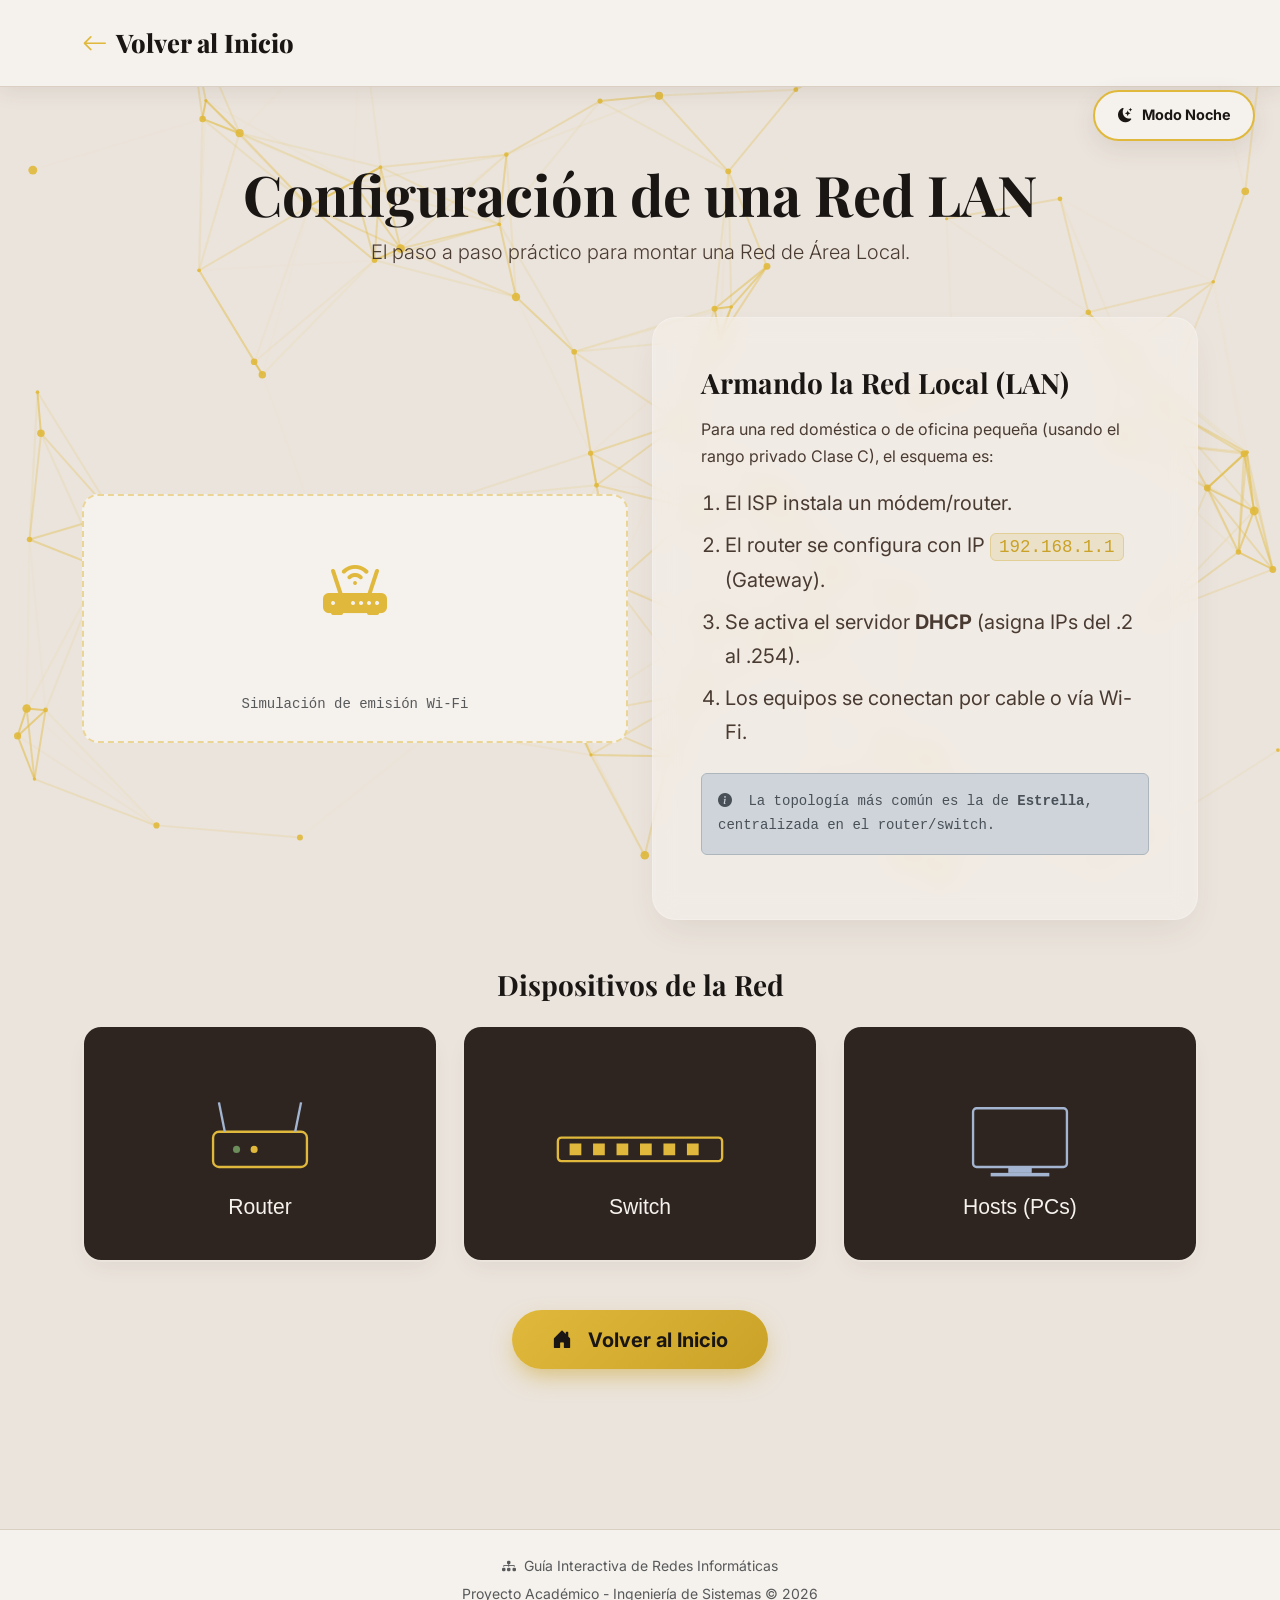
<file: tema-4-red-lan.html>
<!DOCTYPE html>
<html lang="es">
<head>
  <meta charset="UTF-8">
  <meta name="viewport" content="width=device-width, initial-scale=1.0">
  <title>Redes de Área Local (LAN) | Redes</title>
  <link href="https://cdn.jsdelivr.net/npm/bootstrap@5.3.2/dist/css/bootstrap.min.css" rel="stylesheet">
  <link rel="stylesheet" href="https://cdn.jsdelivr.net/npm/bootstrap-icons@1.11.1/font/bootstrap-icons.css">
  <link href="https://fonts.googleapis.com/css2?family=Playfair+Display:wght@600;700;800&family=Inter:wght@300;400;500;600;700&display=swap" rel="stylesheet">
  <link rel="stylesheet" href="css/styles.css">
</head>
<body class="modo-dia">
  <canvas id="bgCanvas"></canvas>
  <button id="toggleMode" class="btn-mode" style="z-index: 99999;"><i class="bi bi-moon-stars-fill" id="modeIcon"></i><span id="modeText">Modo Noche</span></button>
  
  <nav class="navbar navbar-expand-lg navbar-custom fixed-top">
    <div class="container"><a class="navbar-brand" href="index.html"><i class="bi bi-arrow-left me-2"></i>Volver al Inicio</a></div>
  </nav>

  <main class="container" style="padding-top: 10rem; padding-bottom: 5rem;">
    <div class="text-center mb-5">
      <h1 class="display-4 fw-bold">Configuración de una Red LAN</h1>
      <p class="lead">El paso a paso práctico para montar una Red de Área Local.</p>
    </div>

    <div class="row g-4 align-items-center mb-5 flex-row-reverse">
      <div class="col-lg-6">
        <div class="glass-card p-4 p-md-5 h-100">
          <h3 class="mb-3 text-gold-dark">Armando la Red Local (LAN)</h3>
          <p>Para una red doméstica o de oficina pequeña (usando el rango privado Clase C), el esquema es:</p>
          <ol class="fs-5 mb-4">
            <li class="mb-2">El ISP instala un módem/router.</li>
            <li class="mb-2">El router se configura con IP <code>192.168.1.1</code> (Gateway).</li>
            <li class="mb-2">Se activa el servidor <strong>DHCP</strong> (asigna IPs del .2 al .254).</li>
            <li>Los equipos se conectan por cable o vía Wi-Fi.</li>
          </ol>
          <div class="alert alert-dark font-monospace small" role="alert">
            <i class="bi bi-info-circle-fill text-gold me-2"></i> La topología más común es la de <strong>Estrella</strong>, centralizada en el router/switch.
          </div>
        </div>
      </div>
      <div class="col-lg-6 text-center">
        <div class="animacion-contenedor p-4 rounded-4 text-center">
          <div class="router-wifi">
            <i class="bi bi-router-fill"></i>
            <div class="ondas">
              <div class="onda"></div><div class="onda"></div><div class="onda"></div>
            </div>
          </div>
          <p class="mt-4 mb-0 font-monospace text-muted small">Simulación de emisión Wi-Fi</p>
        </div>
      </div>
    </div>

    <!-- PORTADAS DE DISPOSITIVOS -->
    <h3 class="text-center mb-4 text-gold-dark">Dispositivos de la Red</h3>
    <div class="row g-4 mb-5 justify-content-center">
      
      <div class="col-md-6 col-lg-4">
        <div class="portada-clase" data-bs-toggle="modal" data-bs-target="#modalRouter">
          <img src="data:image/svg+xml;utf8,<svg xmlns='http://www.w3.org/2000/svg' viewBox='0 0 300 200' width='100%' height='100%'><rect width='300' height='200' fill='%232e2521'/><rect x='110' y='90' width='80' height='30' fill='none' stroke='%23e0b93c' stroke-width='2' rx='5'/><line x1='120' y1='90' x2='115' y2='65' stroke='%23a4b5d1' stroke-width='2'/><line x1='180' y1='90' x2='185' y2='65' stroke='%23a4b5d1' stroke-width='2'/><circle cx='130' cy='105' r='3' fill='%236b8e5a'/><circle cx='145' cy='105' r='3' fill='%23e0b93c'/><text x='150' y='160' text-anchor='middle' fill='%23f5f1ec' font-family='sans-serif' font-size='18'>Router</text></svg>" alt="Router">
          <div class="portada-overlay"><span class="btn btn-gold btn-sm">Ver Detalle <i class="bi bi-info-circle ms-1"></i></span></div>
        </div>
      </div>

      <div class="col-md-6 col-lg-4">
        <div class="portada-clase" data-bs-toggle="modal" data-bs-target="#modalSwitch">
          <img src="data:image/svg+xml;utf8,<svg xmlns='http://www.w3.org/2000/svg' viewBox='0 0 300 200' width='100%' height='100%'><rect width='300' height='200' fill='%232e2521'/><rect x='80' y='95' width='140' height='20' fill='none' stroke='%23e0b93c' stroke-width='2' rx='3'/><rect x='90' y='100' width='10' height='10' fill='%23e0b93c'/><rect x='110' y='100' width='10' height='10' fill='%23e0b93c'/><rect x='130' y='100' width='10' height='10' fill='%23e0b93c'/><rect x='150' y='100' width='10' height='10' fill='%23e0b93c'/><rect x='170' y='100' width='10' height='10' fill='%23e0b93c'/><rect x='190' y='100' width='10' height='10' fill='%23e0b93c'/><text x='150' y='160' text-anchor='middle' fill='%23f5f1ec' font-family='sans-serif' font-size='18'>Switch</text></svg>" alt="Switch">
          <div class="portada-overlay"><span class="btn btn-gold btn-sm">Ver Detalle <i class="bi bi-info-circle ms-1"></i></span></div>
        </div>
      </div>

      <div class="col-md-6 col-lg-4">
        <div class="portada-clase" data-bs-toggle="modal" data-bs-target="#modalHost">
          <img src="data:image/svg+xml;utf8,<svg xmlns='http://www.w3.org/2000/svg' viewBox='0 0 300 200' width='100%' height='100%'><rect width='300' height='200' fill='%232e2521'/><rect x='110' y='70' width='80' height='50' fill='none' stroke='%23a4b5d1' stroke-width='2' rx='3'/><rect x='140' y='120' width='20' height='5' fill='%23a4b5d1'/><rect x='125' y='125' width='50' height='3' fill='%23a4b5d1'/><text x='150' y='160' text-anchor='middle' fill='%23f5f1ec' font-family='sans-serif' font-size='18'>Hosts (PCs)</text></svg>" alt="Hosts">
          <div class="portada-overlay"><span class="btn btn-gold btn-sm">Ver Detalle <i class="bi bi-info-circle ms-1"></i></span></div>
        </div>
      </div>
    </div>
    
    <div class="text-center mt-5">
      <a href="index.html" class="btn btn-gold btn-lg"><i class="bi bi-house-door-fill me-2"></i>Volver al Inicio</a>
    </div>
  </main>

  <!-- MODALES -->
  <div class="modal fade" id="modalRouter" tabindex="-1" aria-hidden="true">
    <div class="modal-dialog modal-dialog-centered modal-lg">
      <div class="modal-content glass-card border-0">
        <div class="modal-header border-0 bg-transparent">
          <h5 class="modal-title text-gold-dark fw-bold fs-3">El Router (Enrutador)</h5>
          <button type="button" class="btn-close" data-bs-dismiss="modal" aria-label="Close"></button>
        </div>
        <div class="modal-body">
          <p>Es el "cerebro" de la red local. Su función principal es conectar tu red LAN con Internet (la red WAN).</p>
          <ul>
            <li>Asigna direcciones IP automáticamente mediante <strong>DHCP</strong>.</li>
            <li>Realiza la traducción <strong>NAT</strong> para que tus dispositivos naveguen.</li>
            <li>Actúa como cortafuegos (Firewall) básico.</li>
          </ul>
        </div>
      </div>
    </div>
  </div>

  <div class="modal fade" id="modalSwitch" tabindex="-1" aria-hidden="true">
    <div class="modal-dialog modal-dialog-centered modal-lg">
      <div class="modal-content glass-card border-0">
        <div class="modal-header border-0 bg-transparent">
          <h5 class="modal-title text-gold-dark fw-bold fs-3">El Switch (Conmutador)</h5>
          <button type="button" class="btn-close" data-bs-dismiss="modal" aria-label="Close"></button>
        </div>
        <div class="modal-body">
          <p>Es el dispositivo encargado de conectar los equipos dentro de la misma red local (LAN).</p>
          <ul>
            <li>Trabaja en la Capa 2 (Enlace de datos).</li>
            <li>Utiliza las <strong>direcciones MAC</strong> para saber a qué puerto enviar los datos.</li>
            <li>Es mucho más inteligente que un HUB, ya que no envía la información a todos, sino solo al destinatario correcto.</li>
          </ul>
        </div>
      </div>
    </div>
  </div>

  <div class="modal fade" id="modalHost" tabindex="-1" aria-hidden="true">
    <div class="modal-dialog modal-dialog-centered modal-lg">
      <div class="modal-content glass-card border-0">
        <div class="modal-header border-0 bg-transparent">
          <h5 class="modal-title text-gold-dark fw-bold fs-3">Hosts (Dispositivos Finales)</h5>
          <button type="button" class="btn-close" data-bs-dismiss="modal" aria-label="Close"></button>
        </div>
        <div class="modal-body">
          <p>Son todos los equipos que consumen o generan información en la red (PCs, smartphones, impresoras).</p>
          <ul>
            <li>Requieren una tarjeta de red (NIC).</li>
            <li>Deben tener una dirección IP, una máscara de subred y una puerta de enlace (el router) para comunicarse.</li>
          </ul>
        </div>
      </div>
    </div>
  </div>

  <footer class="footer-custom text-center py-4">
    <div class="container">
      <p class="mb-1 text-muted small"><i class="bi bi-diagram-3-fill me-2 text-gold-dark"></i>Guía Interactiva de Redes Informáticas</p>
      <p class="mb-0 text-muted small">Proyecto Académico - Ingeniería de Sistemas &copy; <span id="year"></span></p>
    </div>
  </footer>
  <script src="https://cdn.jsdelivr.net/npm/bootstrap@5.3.2/dist/js/bootstrap.bundle.min.js"></script>
  <script src="js/fondo.js"></script><script src="js/script.js"></script>
</body>
</html>
</file>
<file: css/styles.css>
/* ==========================================================================
   PROYECTO: GUÍA INTERACTIVA DE REDES INFORMÁTICAS
   ARCHIVO: styles.css
   ========================================================================== */

:root {
  --dia-bg: #ebe4dc;
  --dia-paper: #f5f1ec;
  --dia-text: #4a3b32;
  --dia-title: #1a1614;
  --dia-line: #d9cfc3;
  --dia-shadow: rgba(74, 59, 50, 0.1);

  --noche-bg: #0a0e17;
  --noche-paper: #131c2b;
  --noche-text: #a4b5d1;
  --noche-title: #ffffff;
  --noche-line: #2a3a55;
  --noche-shadow: rgba(0, 0, 0, 0.5);

  --bg-color: var(--dia-bg);
  --paper-color: var(--dia-paper);
  --text-color: var(--dia-text);
  --title-color: var(--dia-title);
  --line-color: var(--dia-line);
  --shadow-color: var(--dia-shadow);

  --gold: #e0b93c;
  --gold-dark: #c9a227;
  --gold-light: #f2d97c;
  --carbon: #1a1614;

  --font-title: 'Playfair Display', serif;
  --font-body: 'Inter', sans-serif;
  --transition-smooth: all 0.4s cubic-bezier(0.16, 1, 0.3, 1);
}

body.modo-noche {
  --bg-color: var(--noche-bg);
  --paper-color: var(--noche-paper);
  --text-color: var(--noche-text);
  --title-color: var(--noche-title);
  --line-color: var(--noche-line);
  --shadow-color: var(--noche-shadow);
}

* { margin: 0; padding: 0; box-sizing: border-box; scroll-behavior: smooth; }

body {
  font-family: var(--font-body);
  background-color: var(--bg-color);
  color: var(--text-color);
  line-height: 1.7;
  overflow-x: hidden;
  transition: background-color 0.8s ease, color 0.8s ease;
}

h1, h2, h3, h4, h5, h6 { font-family: var(--font-title); color: var(--title-color); font-weight: 700; transition: color 0.8s ease; }
p { font-weight: 400; margin-bottom: 1rem; }
a { text-decoration: none; color: var(--gold-dark); transition: var(--transition-smooth); }
a:hover { color: var(--gold); }
ul, ol { padding-left: 1.5rem; margin-bottom: 1rem; }
li { margin-bottom: 0.5rem; }

code {
  font-family: 'JetBrains Mono', monospace;
  background: rgba(201, 162, 39, 0.15);
  color: var(--gold-dark);
  padding: 0.2rem 0.5rem;
  border-radius: 6px;
  border: 1px solid rgba(201, 162, 39, 0.3);
}

#bgCanvas { position: fixed; top: 0; left: 0; width: 100vw; height: 100vh; z-index: -1; pointer-events: none; }

.btn-mode {
  position: fixed; top: 90px; right: 25px; z-index: 2147483647 !important; pointer-events: auto !important; transform: translateZ(0); 
  background: var(--paper-color); color: var(--title-color);
  border: 2px solid var(--gold); padding: 0.7rem 1.4rem;
  border-radius: 50px; font-family: var(--font-body); font-weight: 700; font-size: 0.9rem;
  display: flex; align-items: center; gap: 10px; box-shadow: 0 8px 25px var(--shadow-color);
  cursor: pointer; transition: var(--transition-smooth); backdrop-filter: blur(10px);
}
.btn-mode:hover { background: var(--gold); color: var(--carbon); transform: translateY(-3px) scale(1.05); }

.navbar-custom {
  background: var(--paper-color) !important; border-bottom: 1px solid var(--line-color);
  box-shadow: 0 4px 20px var(--shadow-color); padding: 1rem 0; backdrop-filter: blur(15px);
}
body.modo-noche .navbar-custom { background: rgba(19, 28, 43, 0.85) !important; }
.navbar-brand { font-family: var(--font-title); font-weight: 800; font-size: 1.6rem; color: var(--title-color) !important; }
.navbar-brand i { color: var(--gold); }
.brand-accent { color: var(--gold); font-style: italic; }
.nav-link { color: var(--text-color) !important; font-weight: 600; font-size: 1rem; }
.nav-link:hover { color: var(--gold) !important; }

.hero { padding: 12rem 0 6rem 0; text-align: center; }
.badge-hero {
  background: rgba(224, 185, 60, 0.15); border: 1px solid var(--gold); color: var(--gold-dark);
  padding: 0.6rem 1.5rem; border-radius: 50px; font-weight: 700; font-size: 0.9rem; text-transform: uppercase;
}
body.modo-noche .badge-hero { color: var(--gold-light); }
.hero-title { font-size: clamp(3rem, 8vw, 5.5rem); font-weight: 800; margin-bottom: 1.5rem; }
.accent-word { color: var(--gold); font-style: italic; position: relative; }
.hero-subtitle { font-size: 1.25rem; max-width: 750px; margin: 0 auto 2.5rem auto; color: var(--text-color); }

.btn-gold {
  background: linear-gradient(135deg, var(--gold) 0%, var(--gold-dark) 100%);
  color: var(--carbon) !important; font-weight: 700; padding: 0.9rem 2.5rem;
  border-radius: 50px; border: none; box-shadow: 0 10px 25px -5px rgba(201, 162, 39, 0.6);
  transition: var(--transition-smooth); display: inline-flex; align-items: center; gap: 8px;
}
.btn-gold:hover { transform: translateY(-4px) scale(1.02); box-shadow: 0 15px 35px -5px rgba(201, 162, 39, 0.8); }

.glass-card {
  background: rgba(245, 241, 236, 0.6); border: 1px solid rgba(255, 255, 255, 0.2);
  border-radius: 1.5rem; box-shadow: 0 15px 35px -10px var(--shadow-color);
  transition: var(--transition-smooth); overflow: hidden; backdrop-filter: blur(12px);
}
body.modo-noche .glass-card { background: rgba(19, 28, 43, 0.6); border-color: rgba(255, 255, 255, 0.05); }
.glass-card:hover { transform: translateY(-8px); border-color: rgba(224, 185, 60, 0.4); box-shadow: 0 25px 45px -10px var(--shadow-color); }

.img-container {
  display: flex; flex-direction: column; align-items: center; justify-content: center;
  padding: 1.5rem; border-radius: 1.2rem; border: 1px dashed var(--gold);
  transition: var(--transition-smooth); height: 100%; background: transparent;
}
.img-container:hover { border-style: solid; background: rgba(224, 185, 60, 0.05); transform: translateY(-5px); }
.img-container img { width: 100%; max-width: 250px; height: auto; margin-bottom: 1rem; }
.img-caption { font-size: 0.9rem; font-weight: 600; color: var(--gold-dark); text-align: center; }

.table-responsive { border-radius: 1rem; overflow: hidden; box-shadow: 0 5px 15px var(--shadow-color); }
.table-custom th { background-color: var(--carbon); color: var(--gold); padding: 1.2rem; border: none; }
.table-custom td { padding: 1.2rem; border-bottom: 1px solid var(--line-color); background-color: var(--paper-color); }

.section-title { display: flex; align-items: center; justify-content: center; gap: 20px; margin: 4rem 0 3rem 0; }
.section-title h2 { font-size: clamp(2rem, 4vw, 3rem); font-weight: 800; margin: 0; white-space: nowrap; }
.section-line { flex: 1; height: 2px; background: linear-gradient(90deg, transparent, var(--gold), transparent); max-width: 200px; }

/* ACORDEONES CORREGIDOS */
.acordeon-custom .accordion-button {
  background-color: transparent !important;
  color: var(--gold-dark) !important;
  font-weight: 700;
  font-size: 1.1rem;
  box-shadow: none !important;
}
.acordeon-custom .accordion-button:not(.collapsed) {
  color: var(--gold) !important;
  background-color: rgba(224, 185, 60, 0.05) !important;
}
.acordeon-custom .accordion-body {
  color: var(--text-color) !important;
  background-color: transparent !important;
}
.acordeon-custom .accordion-item {
  border-bottom: 1px solid var(--line-color) !important;
  background-color: transparent !important;
}
body.modo-noche .acordeon-custom .accordion-button { color: var(--beige) !important; }
body.modo-noche .acordeon-custom .accordion-button:not(.collapsed) { color: var(--gold) !important; background-color: rgba(224, 185, 60, 0.1) !important; }
body.modo-noche .acordeon-custom .accordion-body { color: var(--noche-text) !important; }
body.modo-noche .acordeon-custom .accordion-item { border-bottom: 1px solid var(--noche-line) !important; }
body.modo-noche .acordeon-custom .accordion-button::after {
  filter: invert(80%) sepia(50%) saturate(500%) hue-rotate(5deg);
}

.animacion-contenedor { background: var(--paper-color); border: 2px dashed rgba(224, 185, 60, 0.5); border-radius: 1.2rem; position: relative; overflow: hidden; }
.scan-line { position: absolute; top: 0; left: 0; width: 100%; height: 4px; background: var(--gold); box-shadow: 0 0 20px 5px rgba(224, 185, 60, 0.6); animation: escanear 2.5s infinite ease-in-out; pointer-events: none !important; }
@keyframes escanear { 0% { top: 0; opacity: 0; } 10% { opacity: 1; } 90% { opacity: 1; } 100% { top: 100%; opacity: 0; } }

.red-nodos { display: flex; align-items: center; justify-content: center; gap: 20px; }
.nodo { width: 70px; height: 70px; background: var(--paper-color); color: var(--gold-dark); border-radius: 50%; display: flex; align-items: center; justify-content: center; font-size: 2rem; border: 3px solid var(--gold); }
.cable { width: 150px; height: 6px; background: var(--line-color); position: relative; border-radius: 3px; }
.paquete { width: 25px; height: 25px; background: var(--gold); border-radius: 5px; position: absolute; top: -10px; left: 0; animation: viajar 2s infinite linear; }
@keyframes viajar { 0% { left: 0; opacity: 0; } 10% { opacity: 1; } 90% { opacity: 1; } 100% { left: 125px; opacity: 0; } }

.router-wifi { position: relative; display: inline-block; padding: 20px; }
.router-wifi i { font-size: 4rem; color: var(--gold); z-index: 2; position: relative; }
.ondas { position: absolute; top: 50%; left: 50%; transform: translate(-50%, -50%); pointer-events: none; z-index: 1; }
.onda { position: absolute; top: 50%; left: 50%; transform: translate(-50%, -50%); border: 3px solid var(--gold); border-radius: 50%; opacity: 0; animation: emitir 3s infinite ease-out; }
.onda:nth-child(2) { animation-delay: 1s; } .onda:nth-child(3) { animation-delay: 2s; }
@keyframes emitir { 0% { width: 40px; height: 40px; opacity: 1; } 100% { width: 250px; height: 250px; opacity: 0; } }

.footer-custom { background: var(--paper-color); border-top: 1px solid var(--line-color); padding: 3rem 0; margin-top: 5rem; }

.portada-clase {
  position: relative; border-radius: 1.2rem; overflow: hidden; cursor: pointer;
  box-shadow: 0 10px 25px -10px var(--shadow-color); transition: var(--transition-smooth);
  border: 2px solid transparent; aspect-ratio: 3/2; 
}
.portada-clase img { width: 100%; height: 100%; object-fit: cover; display: block; transition: var(--transition-smooth); }
.portada-overlay {
  position: absolute; inset: 0; background: rgba(0, 0, 0, 0.6);
  display: flex; align-items: center; justify-content: center; opacity: 0;
  transition: var(--transition-smooth); backdrop-filter: blur(2px);
}
.portada-clase:hover { transform: translateY(-8px) scale(1.02); border-color: var(--gold); box-shadow: 0 20px 40px -10px rgba(224, 185, 60, 0.4); }
.portada-clase:hover img { transform: scale(1.1); }
.portada-clase:hover .portada-overlay { opacity: 1; }

.modal-content.glass-card { background: var(--paper-color) !important; color: var(--text-color) !important; }
body.modo-noche .modal-content.glass-card { background: var(--noche-paper) !important; color: var(--noche-text) !important; }
body.modo-noche .modal-content .btn-close { filter: invert(1); }

body.modo-noche p, body.modo-noche span, body.modo-noche li, body.modo-noche .text-muted, body.modo-noche .text-dark { color: var(--noche-text) !important; }
body.modo-noche h1, body.modo-noche h2, body.modo-noche h3, body.modo-noche h4, body.modo-noche h5, body.modo-noche h6 { color: var(--noche-title) !important; }
body.modo-noche .text-gold, body.modo-noche .text-gold-dark, body.modo-noche .accent-word, body.modo-noche .brand-accent { color: var(--gold) !important; }
body.modo-noche .table-custom td { color: var(--noche-text) !important; background-color: var(--noche-paper) !important; border-color: var(--noche-line) !important; }
body.modo-noche .img-caption { color: var(--gold) !important; }
body.modo-noche .footer-custom p, body.modo-noche .footer-custom a, body.modo-noche .footer-custom .text-muted { color: var(--noche-text) !important; }
body.modo-noche .footer-custom h5, body.modo-noche .footer-custom h6 { color: var(--gold) !important; }
body.modo-noche .btn-gold { color: var(--carbon) !important; }
body.modo-noche code { background-color: rgba(224, 185, 60, 0.2) !important; color: var(--gold) !important; border-color: var(--gold-dark) !important; }
body.modo-noche .img-container { background-color: #1a2333; border-color: var(--gold-dark); }

.reveal { opacity: 0; transform: translateY(40px); transition: all 0.8s ease-out; }
.reveal.active { opacity: 1; transform: translateY(0); }

@media (max-width: 768px) {
  .hero-title { font-size: 2.8rem; }
  .red-nodos { flex-direction: column; }
  .cable { width: 6px; height: 100px; }
  .paquete { top: 0; left: -10px; animation: viajar-vertical 2s infinite linear; }
  @keyframes viajar-vertical { 0% { top: 0; opacity: 0; } 100% { top: 80px; opacity: 0; } }
  .btn-mode { top: auto; bottom: 20px; right: 20px; }
  .btn-mode span { display: none; }
}
</file>
